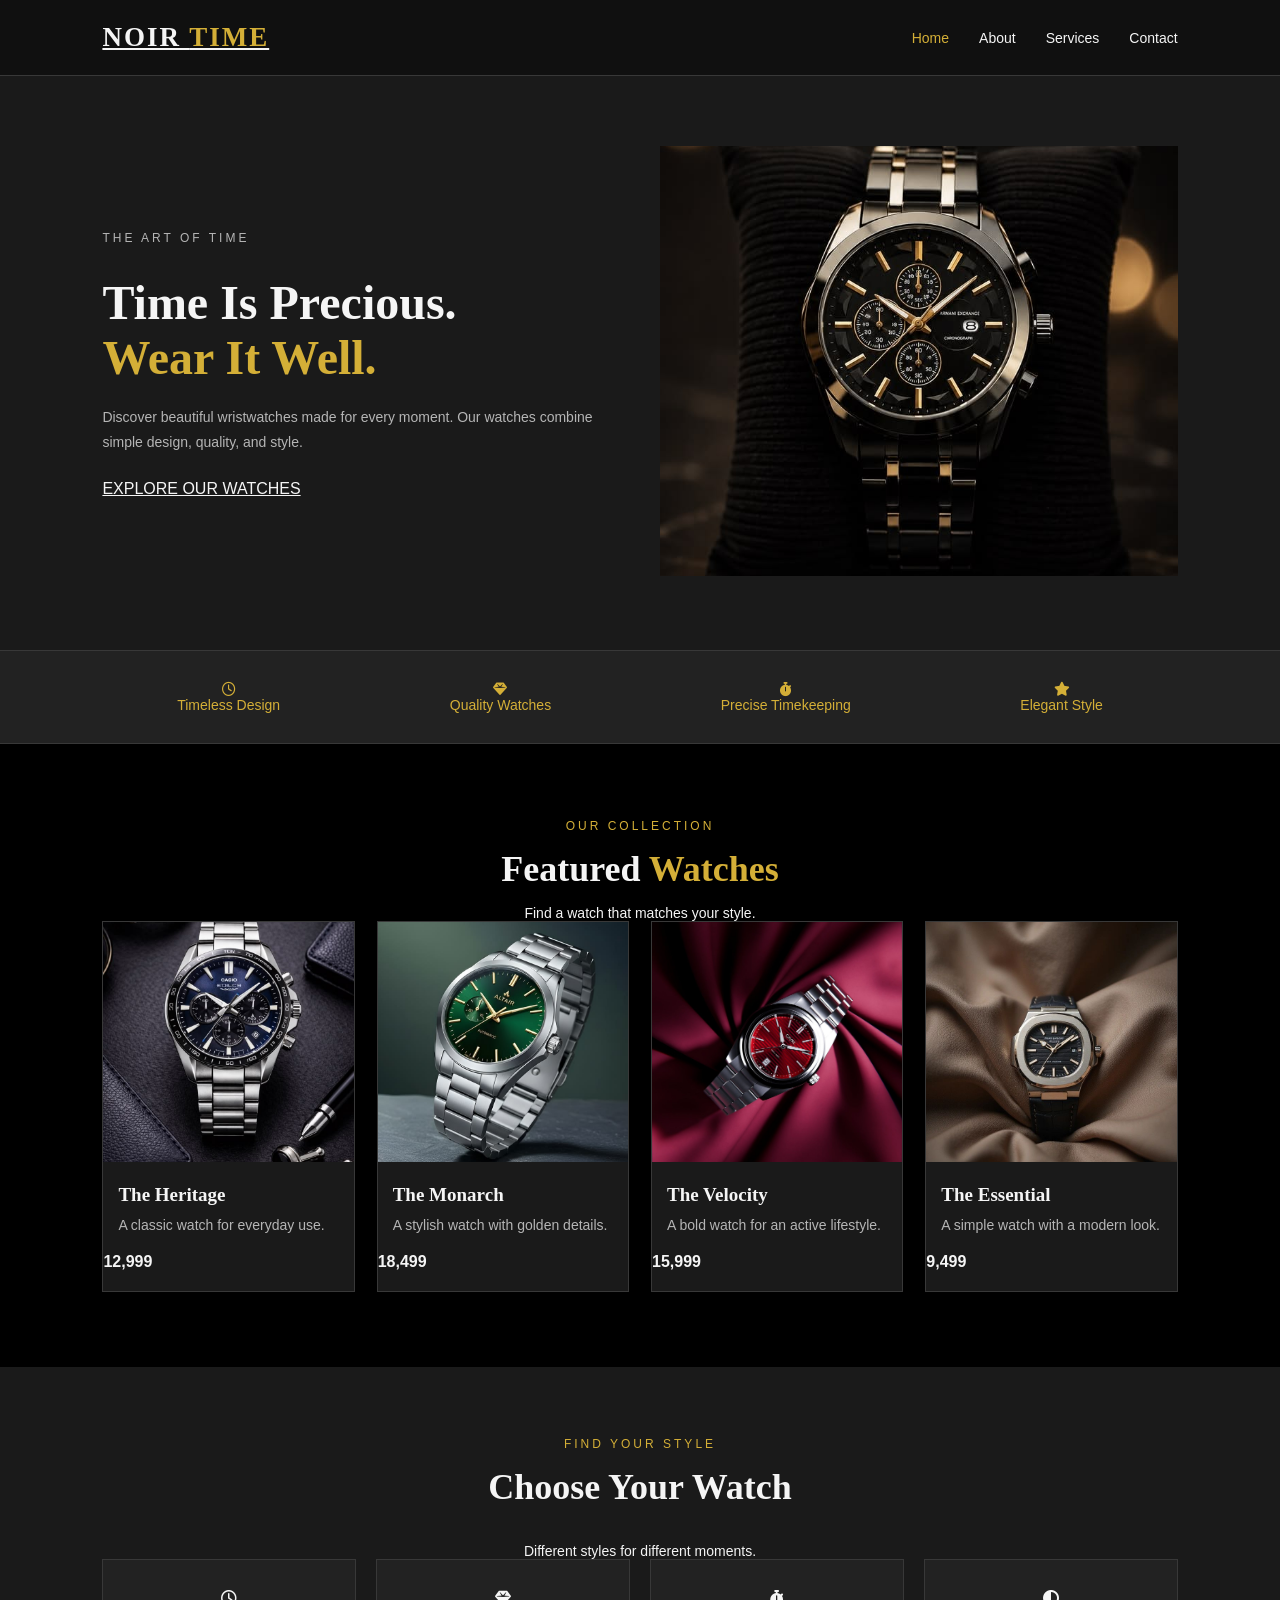
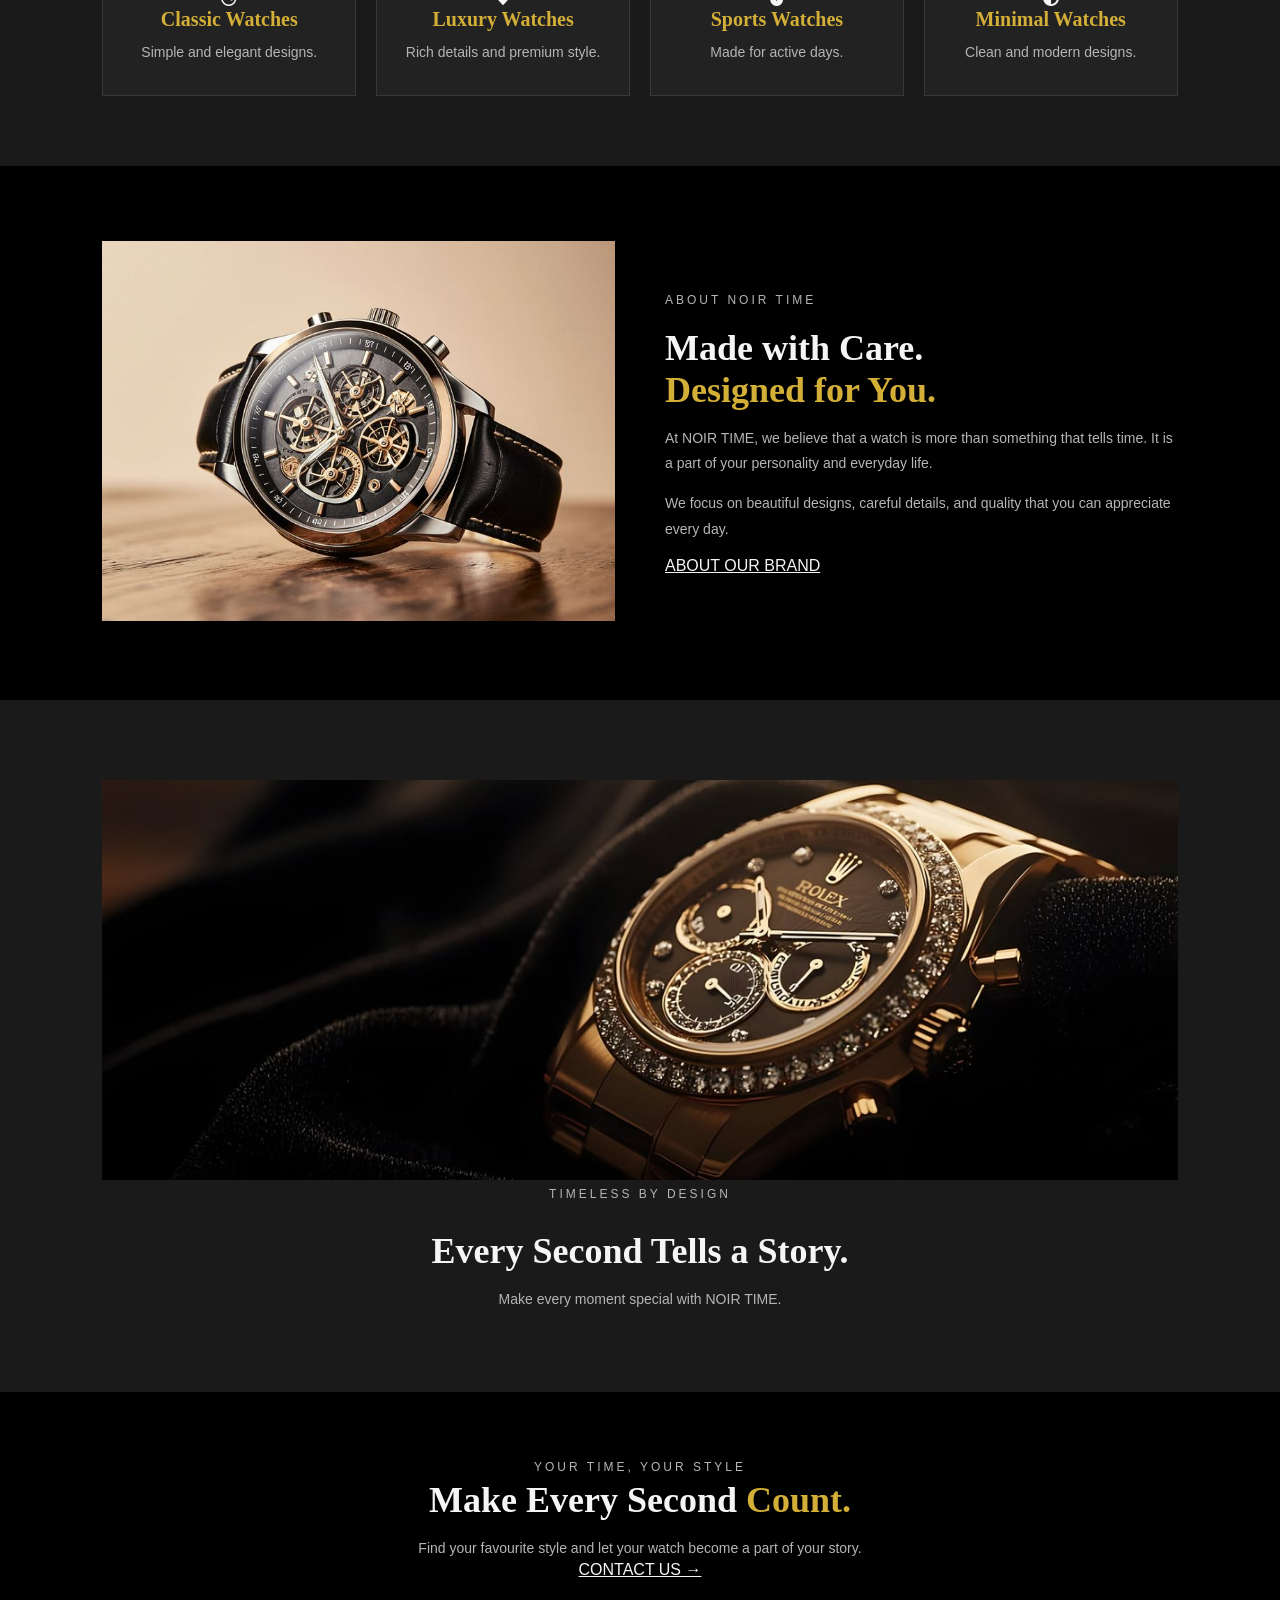
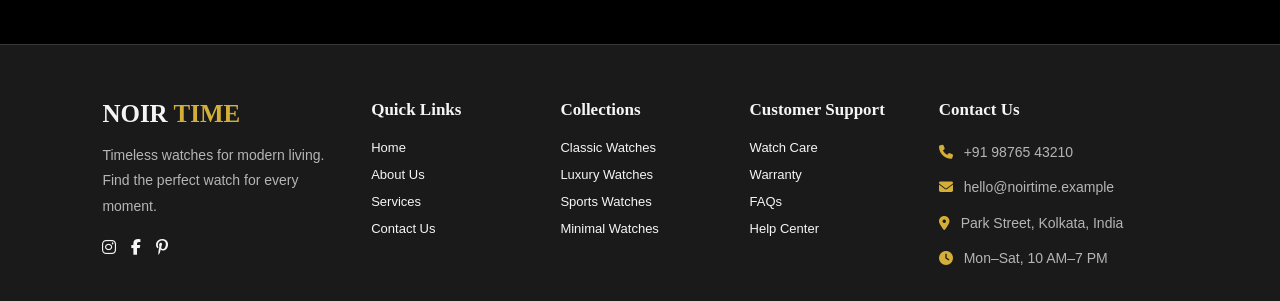
<file: index.html>
<!DOCTYPE html>
<html lang="en">
<head>
    <meta charset="UTF-8">
    <meta name="viewport" content="width=device-width, initial-scale=1.0">

    <title>NOIR TIME - Luxury Watches</title>

    <link rel="stylesheet" href="style.css">

    <link rel="stylesheet" href="https://cdnjs.cloudflare.com/ajax/libs/font-awesome/6.5.2/css/all.min.css">
</head>

<body>

    <header class="header">

        <a href="index.html" class="logo">NOIR <span>TIME</span></a>

        <nav>
            <a href="index.html" class="active">Home</a>
            <a href="about.html">About</a>
            <a href="services.html">Services</a>
            <a href="contact.html">Contact</a>
        </nav>

    </header>


    <section class="hero">

        <div class="hero-text">

            <p class="small-title">THE ART OF TIME</p>

            <h1>Time Is Precious.<br>
                <span>Wear It Well.</span>
            </h1>

            <p>
                Discover beautiful wristwatches made for every moment.
                Our watches combine simple design, quality, and style.
            </p>

            <a href="#watches" class="text-link">EXPLORE OUR WATCHES </a>

        </div>

        <div class="hero-image">
            <img src="a1.jpg" alt="Luxury wristwatch">
        </div>

    </section>


    <section class="features">

        <div>
            <i class="fa-regular fa-clock"></i>
            <p>Timeless Design</p>
        </div>

        <div>
            <i class="fa-solid fa-gem"></i>
            <p>Quality Watches</p>
        </div>

        <div>
            <i class="fa-solid fa-stopwatch"></i>
            <p>Precise Timekeeping</p>
        </div>

        <div>
            <i class="fa-solid fa-star"></i>
            <p>Elegant Style</p>
        </div>

    </section>


    <section class="watches" id="watches">

        <div class="section-title">
            <p class="small-title">OUR COLLECTION</p>
            <h2>Featured <span>Watches</span></h2>
            <p>Find a watch that matches your style.</p>
        </div>

        <div class="watch-container">

            <div class="watch-card">
                <img src="a2.jpg" alt="Classic watch">
                <h3>The Heritage</h3>
                <p>A classic watch for everyday use.</p>
                <h4>12,999</h4>
            </div>

            <div class="watch-card">
                <img src="a3.jpg" alt="Luxury gold watch">
                <h3>The Monarch</h3>
                <p>A stylish watch with golden details.</p>
                <h4>18,499</h4>
            </div>

            <div class="watch-card">
                <img src="a4.jpg" alt="Sports watch">
                <h3>The Velocity</h3>
                <p>A bold watch for an active lifestyle.</p>
                <h4>15,999</h4>
            </div>

            <div class="watch-card">
                <img src="a5.jpg" alt="Minimal watch">
                <h3>The Essential</h3>
                <p>A simple watch with a modern look.</p>
                <h4>9,499</h4>
            </div>

        </div>

    </section>


    <section class="categories">

        <div class="category-heading">
            <p class="small-title">FIND YOUR STYLE</p>
            <h2>Choose Your <span>Watch</span></h2>
            <p>Different styles for different moments.</p>
        </div>

        <div class="category-container">

            <div class="category">
                <i class="fa-regular fa-clock"></i>
                <h3>Classic Watches</h3>
                <p>Simple and elegant designs.</p>
            </div>

            <div class="category">
                <i class="fa-solid fa-gem"></i>
                <h3>Luxury Watches</h3>
                <p>Rich details and premium style.</p>
            </div>

            <div class="category">
                <i class="fa-solid fa-stopwatch"></i>
                <h3>Sports Watches</h3>
                <p>Made for active days.</p>
            </div>

            <div class="category">
                <i class="fa-solid fa-circle-half-stroke"></i>
                <h3>Minimal Watches</h3>
                <p>Clean and modern designs.</p>
            </div>

        </div>

    </section>


    <section class="about-home">

        <div class="about-image">
            <img src="a6.jpg" alt="Watch details">
        </div>

        <div class="about-text">

            <p class="small-title">ABOUT NOIR TIME</p>

            <h2>Made with Care.<br>
                <span>Designed for You.</span>
            </h2>

            <p>
                At NOIR TIME, we believe that a watch is more than
                something that tells time. It is a part of your
                personality and everyday life.
            </p>

            <p>
                We focus on beautiful designs, careful details,
                and quality that you can appreciate every day.
            </p>

            <a href="about.html" class="text-link">ABOUT OUR BRAND </a>

        </div>

    </section>


    <section class="watch-banner">

        <img src="a7.jpg" alt="Luxury wristwatch">

        <div class="banner-text">
            <p class="small-title">TIMELESS BY DESIGN</p>
            <h2>Every Second Tells a Story.</h2>
            <p>Make every moment special with NOIR TIME.</p>
        </div>

    </section>


    <section class="last-section">

        <p class="small-title">YOUR TIME, YOUR STYLE</p>

        <h2>Make Every Second <span>Count.</span></h2>

        <p>
            Find your favourite style and let your watch
            become a part of your story.
        </p>

        <a href="contact.html" class="text-link">CONTACT US →</a>

    </section>


    <!-- <footer class="footer">

        <div class="footer-container">

            <div class="footer-about">
                <a href="index.html" class="logo">NOIR <span>TIME</span></a>

                <p>
                    We bring you beautiful wristwatches with
                    quality, precision, and timeless design.
                </p>

                <div class="social-icons">
                    <a href="https://www.instagram.com/">
                        <i class="fa-brands fa-instagram"></i>
                    </a>

                    <a href="https://www.facebook.com/">
                        <i class="fa-brands fa-facebook-f"></i>
                    </a>

                    <a href="https://www.pinterest.com/">
                        <i class="fa-brands fa-pinterest-p"></i>
                    </a>
                </div>
            </div>


            <div class="footer-links">
                <h3>Quick Links</h3>
                <a href="index.html">Home</a>
                <a href="about.html">About Us</a>
                <a href="services.html">Services</a>
                <a href="contact.html">Contact Us</a>
            </div>


            <div class="footer-links">
                <h3>Collections</h3>
                <a href="index.html#watches">Classic Watches</a>
                <a href="index.html#watches">Luxury Watches</a>
                <a href="index.html#watches">Sports Watches</a>
                <a href="index.html#watches">Minimalist Watches</a>
            </div>


            <div class="footer-links">
                <h3>Customer Support</h3>
                <a href="services.html#watch-care">Watch Care</a>
                <a href="services.html#warranty">Warranty</a>
                <a href="services.html#faq">FAQs</a>
                <a href="contact.html">Contact Support</a>
            </div>


            <div class="footer-contact">
                <h3>Contact Details</h3>

                <p><i class="fa-solid fa-phone"></i> +91 98765 43210</p>

                <p><i class="fa-regular fa-envelope"></i> hello@noirtime.example</p>

                <p><i class="fa-solid fa-location-dot"></i> Park Street, Kolkata, India</p>

                <p><i class="fa-regular fa-clock"></i> Mon–Sat: 10 AM–7 PM</p>
            </div>

        </div>

        
    </footer> -->


     <footer>
        <div class="footer-container">

            <div class="footer-box">
                <h2 class="footer-logo">NOIR <span>TIME</span></h2>
                <p>
                    Timeless watches for modern living.
                    Find the perfect watch for every moment.
                </p>

                <div class="social-icons">
                    <i class="fa-brands fa-instagram"></i>
                    <i class="fa-brands fa-facebook-f"></i>
                    <i class="fa-brands fa-pinterest-p"></i>
                </div>
            </div>

            <div class="footer-box">
                <h3>Quick Links</h3>
                <a href="index.html">Home</a>
                <a href="about.html">About Us</a>
                <a href="services.html">Services</a>
                <a href="contact.html">Contact Us</a>
            </div>

            <div class="footer-box">
                <h3>Collections</h3>
                <a href="index.html">Classic Watches</a>
                <a href="index.html">Luxury Watches</a>
                <a href="index.html">Sports Watches</a>
                <a href="index.html">Minimal Watches</a>
            </div>

            <div class="footer-box">
                <h3>Customer Support</h3>
                <a href="services.html#watch-care">Watch Care</a>
                <a href="services.html#warranty">Warranty</a>
                <a href="services.html#faq">FAQs</a>
                <a href="contact.html">Help Center</a>
            </div>

            <div class="footer-box">
                <h3>Contact Us</h3>
                <p><i class="fa-solid fa-phone"></i> +91 98765 43210</p>
                <p><i class="fa-solid fa-envelope"></i> hello@noirtime.example</p>
                <p><i class="fa-solid fa-location-dot"></i> Park Street, Kolkata, India</p>
                <p><i class="fa-solid fa-clock"></i> Mon–Sat, 10 AM–7 PM</p>
            </div>

        </div>

       
    </footer>

</body>
</html>
</file>
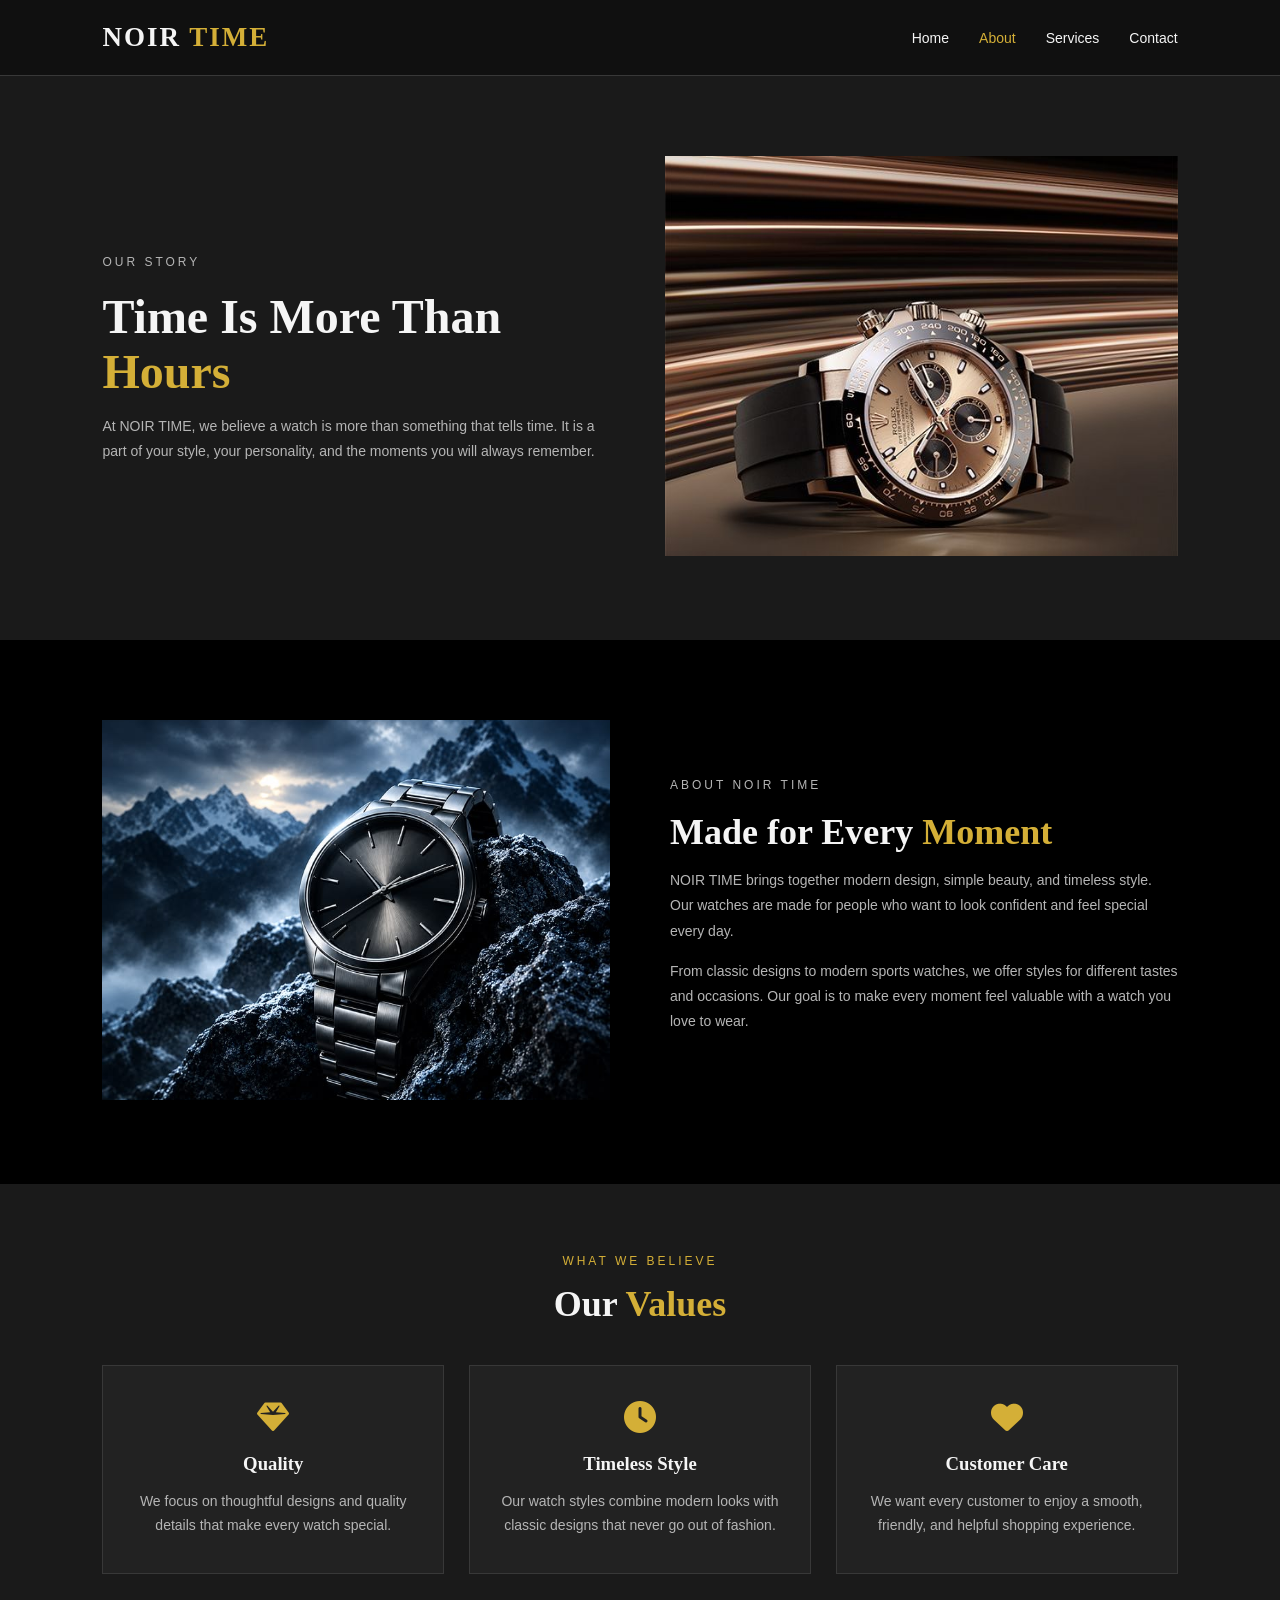
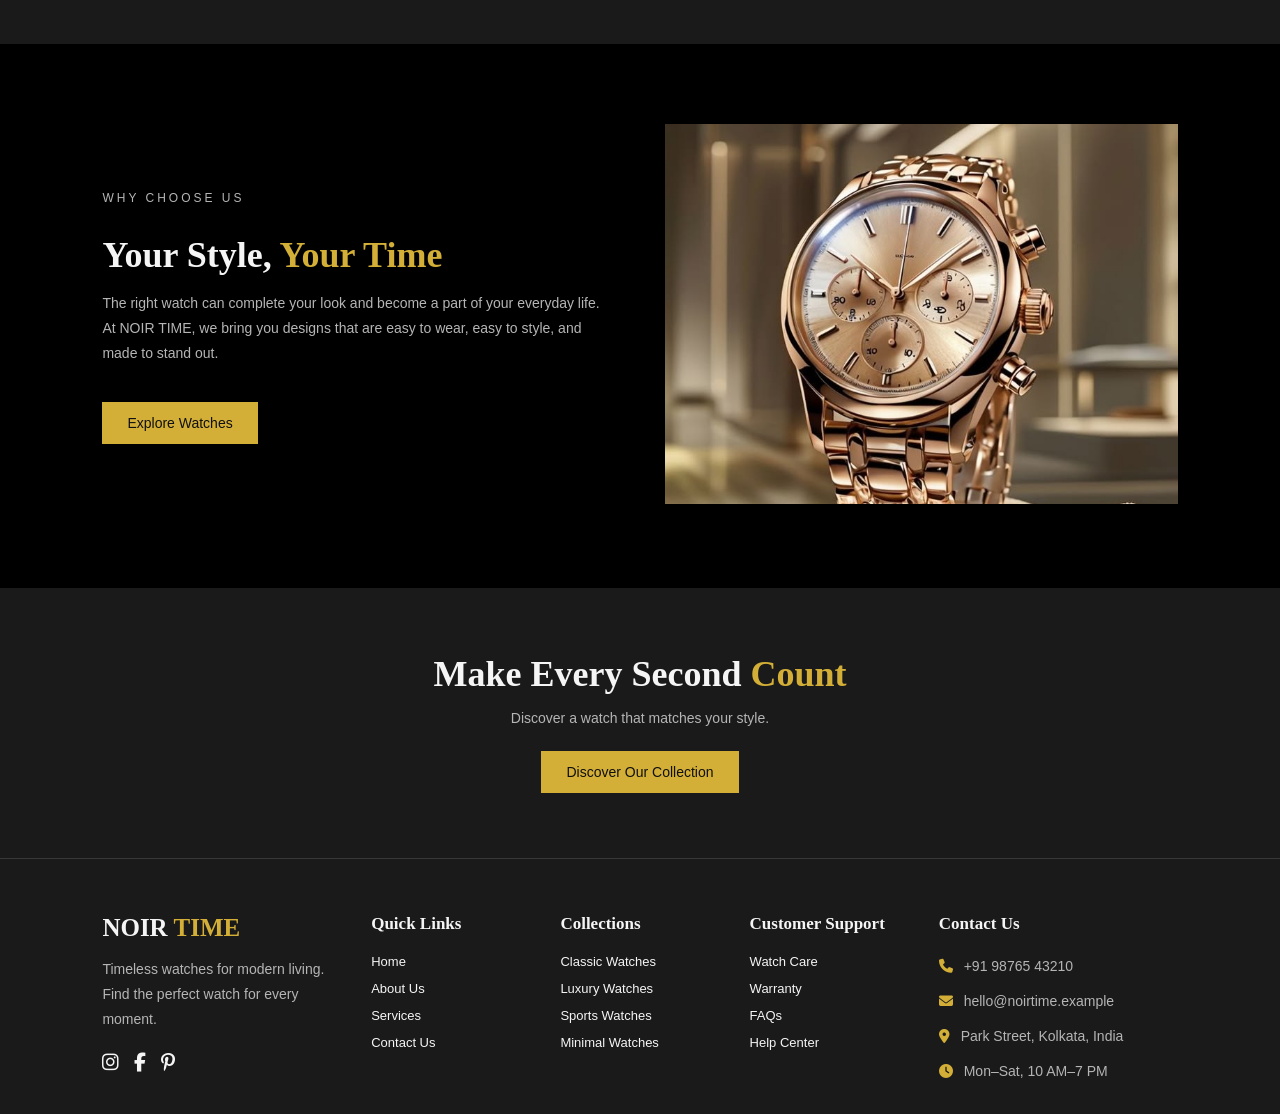
<file: about.html>
<!DOCTYPE html>
<html lang="en">
<head>
    <meta charset="UTF-8">
    <meta name="viewport" content="width=device-width, initial-scale=1.0">
    <title>About Us | NOIR TIME</title>

    <link rel="stylesheet" href="style.css">

    <link rel="stylesheet" href="https://cdnjs.cloudflare.com/ajax/libs/font-awesome/6.5.0/css/all.min.css">
</head>

<body>

    
    <header>
        <div class="logo">NOIR <span>TIME</span></div>

        <nav>
            <a href="index.html">Home</a>
            <a href="about.html" class="active">About</a>
            <a href="services.html">Services</a>
            <a href="contact.html">Contact</a>
        </nav>
    </header>


    <section class="about-hero">
        <div class="about-hero-text">
            <p class="small-title">OUR STORY</p>
            <h1>Time Is More Than <span>Hours</span></h1>
            <p>
                At NOIR TIME, we believe a watch is more than something
                that tells time. It is a part of your style, your personality,
                and the moments you will always remember.
            </p>
        </div>

        <div class="about-hero-image">
            <img src="a8.jpg" alt="Luxury wristwatch">
        </div>
    </section>


    <section class="about-intro">
        <div class="about-image">
            <img src="a9.jpg" alt="NOIR TIME luxury watch">
        </div>

        <div class="about-text">
            <p class="small-title">ABOUT NOIR TIME</p>
            <h2>Made for Every <span>Moment</span></h2>

            <p>
                NOIR TIME brings together modern design, simple beauty,
                and timeless style. Our watches are made for people who
                want to look confident and feel special every day.
            </p>

            <p>
                From classic designs to modern sports watches, we offer
                styles for different tastes and occasions. Our goal is to
                make every moment feel valuable with a watch you love to wear.
            </p>
        </div>
    </section>


    <section class="about-values">
        <p class="small-title">WHAT WE BELIEVE</p>
        <h2>Our <span>Values</span></h2>

        <div class="values-container">

            <div class="value-box">
                <i class="fa-solid fa-gem"></i>
                <h3>Quality</h3>
                <p>
                    We focus on thoughtful designs and quality details
                    that make every watch special.
                </p>
            </div>

            <div class="value-box">
                <i class="fa-solid fa-clock"></i>
                <h3>Timeless Style</h3>
                <p>
                    Our watch styles combine modern looks with
                    classic designs that never go out of fashion.
                </p>
            </div>

            <div class="value-box">
                <i class="fa-solid fa-heart"></i>
                <h3>Customer Care</h3>
                <p>
                    We want every customer to enjoy a smooth,
                    friendly, and helpful shopping experience.
                </p>
            </div>

        </div>
    </section>


    <section class="why-noir">
        <div class="why-noir-text">
            <p class="small-title">WHY CHOOSE US</p>
            <h2>Your Style, <span>Your Time</span></h2>

            <p>
                The right watch can complete your look and become
                a part of your everyday life. At NOIR TIME, we bring
                you designs that are easy to wear, easy to style,
                and made to stand out.
            </p>

            <a href="index.html" class="gold-button">Explore Watches</a>
        </div>

        <div class="why-noir-image">
            <img src="a10.jpg" alt="Gold luxury wristwatch">
        </div>
    </section>


    <section class="about-bottom">
        <h2>Make Every Second <span>Count</span></h2>
        <p>Discover a watch that matches your style.</p>
        <a href="index.html" class="gold-button">Discover Our Collection</a>
    </section>


    <footer>
        <div class="footer-container">

            <div class="footer-box">
                <h2 class="footer-logo">NOIR <span>TIME</span></h2>
                <p>
                    Timeless watches for modern living.
                    Find the perfect watch for every moment.
                </p>

                <div class="social-icons">
                    <a href="#"><i class="fa-brands fa-instagram"></i></a>
                    <a href="#"><i class="fa-brands fa-facebook-f"></i></a>
                    <a href="#"><i class="fa-brands fa-pinterest-p"></i></a>
                </div>
            </div>

            <div class="footer-box">
                <h3>Quick Links</h3>
                <a href="index.html">Home</a>
                <a href="about.html">About Us</a>
                <a href="services.html">Services</a>
                <a href="contact.html">Contact Us</a>
            </div>

            <div class="footer-box">
                <h3>Collections</h3>
                <a href="index.html">Classic Watches</a>
                <a href="index.html">Luxury Watches</a>
                <a href="index.html">Sports Watches</a>
                <a href="index.html">Minimal Watches</a>
            </div>

            <div class="footer-box">
                <h3>Customer Support</h3>
                <a href="services.html#watch-care">Watch Care</a>
                <a href="services.html#warranty">Warranty</a>
                <a href="services.html#faq">FAQs</a>
                <a href="contact.html">Help Center</a>
            </div>

            <div class="footer-box">
                <h3>Contact Us</h3>
                <p><i class="fa-solid fa-phone"></i> +91 98765 43210</p>
                <p><i class="fa-solid fa-envelope"></i> hello@noirtime.example</p>
                <p><i class="fa-solid fa-location-dot"></i> Park Street, Kolkata, India</p>
                <p><i class="fa-solid fa-clock"></i> Mon–Sat, 10 AM–7 PM</p>
            </div>

        </div>

       
    </footer>

</body>
</html>
</file>
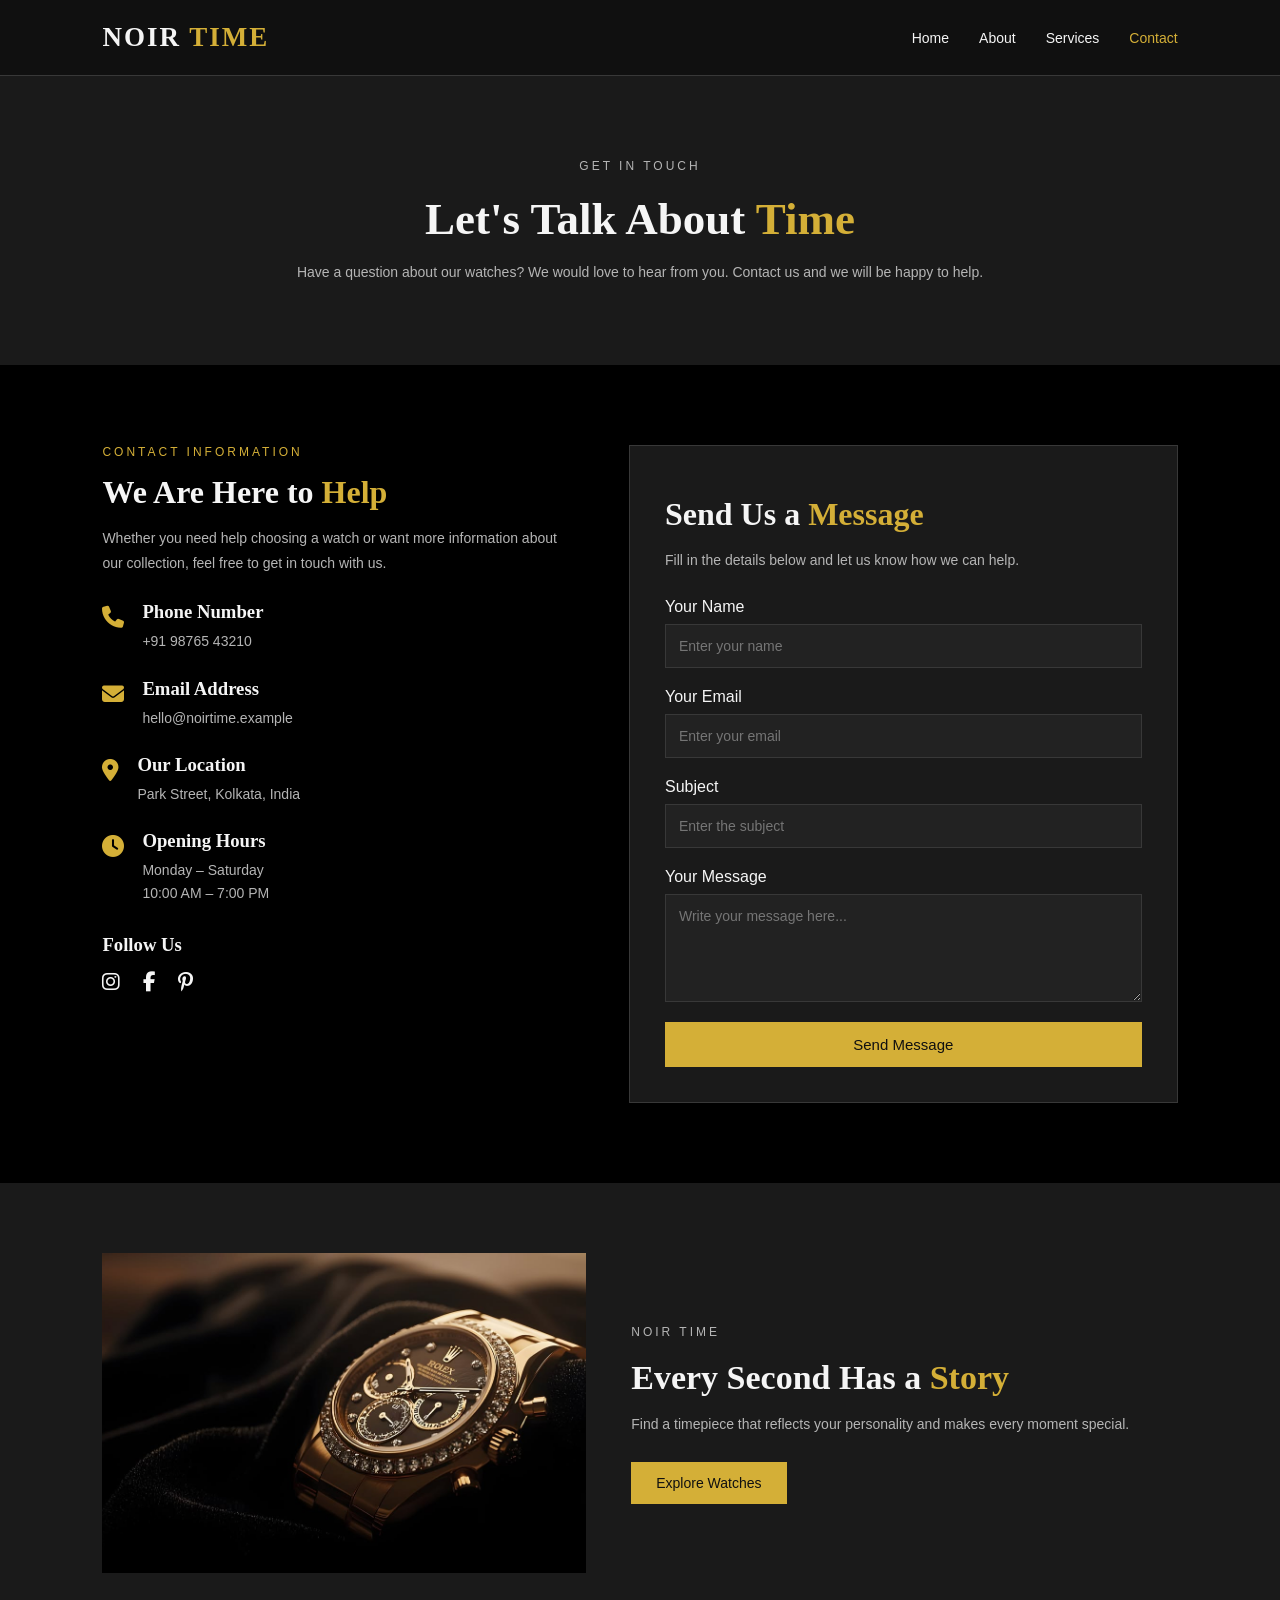
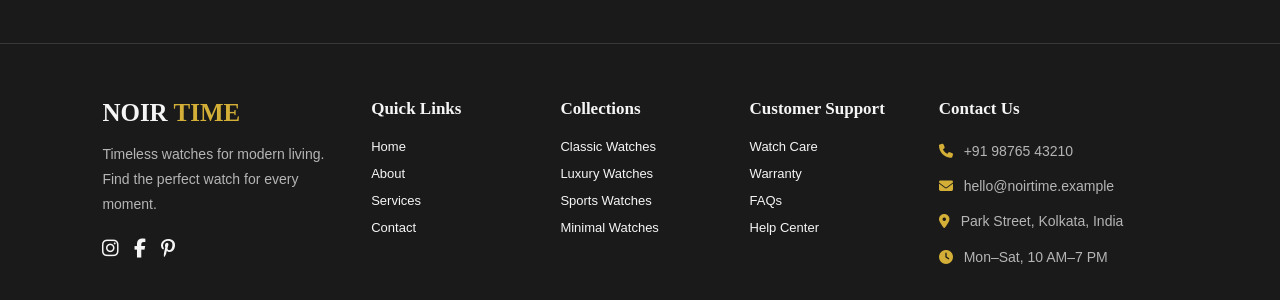
<file: contact.html>
<!DOCTYPE html>
<html lang="en">
<head>
    <meta charset="UTF-8">
    <meta name="viewport" content="width=device-width, initial-scale=1.0">

    <title>Contact Us | NOIR TIME</title>

    <link rel="stylesheet" href="style.css">

    
    <link rel="stylesheet" href="https://cdnjs.cloudflare.com/ajax/libs/font-awesome/6.5.0/css/all.min.css">
</head>

<body>

    <header>
        <div class="logo">NOIR <span>TIME</span></div>

        <nav>
            <a href="index.html">Home</a>
            <a href="about.html">About</a>
            <a href="services.html">Services</a>
            <a href="contact.html" class="active">Contact</a>
        </nav>
    </header>


    <section class="contact-hero">
        <p class="small-title">GET IN TOUCH</p>

        <h1>Let's Talk About <span>Time</span></h1>

        <p>
            Have a question about our watches?
            We would love to hear from you.
            Contact us and we will be happy to help.
        </p>
    </section>


    <section class="contact-section">

        <div class="contact-info">
            <p class="small-title">CONTACT INFORMATION</p>

            <h2>We Are Here to <span>Help</span></h2>

            <p class="contact-description">
                Whether you need help choosing a watch or want
                more information about our collection, feel free
                to get in touch with us.
            </p>

            <div class="contact-item">
                <i class="fa-solid fa-phone"></i>

                <div>
                    <h3>Phone Number</h3>
                    <p>+91 98765 43210</p>
                </div>
            </div>

            <div class="contact-item">
                <i class="fa-solid fa-envelope"></i>

                <div>
                    <h3>Email Address</h3>
                    <p>hello@noirtime.example</p>
                </div>
            </div>

            <div class="contact-item">
                <i class="fa-solid fa-location-dot"></i>

                <div>
                    <h3>Our Location</h3>
                    <p>Park Street, Kolkata, India</p>
                </div>
            </div>

            <div class="contact-item">
                <i class="fa-solid fa-clock"></i>

                <div>
                    <h3>Opening Hours</h3>
                    <p>Monday – Saturday</p>
                    <p>10:00 AM – 7:00 PM</p>
                </div>
            </div>

            <div class="contact-social">
                <h3>Follow Us</h3>

                <a href="#"><i class="fa-brands fa-instagram"></i></a>
                <a href="#"><i class="fa-brands fa-facebook-f"></i></a>
                <a href="#"><i class="fa-brands fa-pinterest-p"></i></a>
            </div>
        </div>


        <div class="contact-form">
            <h2>Send Us a <span>Message</span></h2>

            <p>Fill in the details below and let us know how we can help.</p>

            <form action="#" method="post">

                <label for="name">Your Name</label>
                <input type="text" id="name" name="name"
                       placeholder="Enter your name" required>

                <label for="email">Your Email</label>
                <input type="email" id="email" name="email"
                       placeholder="Enter your email" required>

                <label for="subject">Subject</label>
                <input type="text" id="subject" name="subject"
                       placeholder="Enter the subject" required>

                <label for="message">Your Message</label>
                <textarea id="message" name="message" rows="5"
                          placeholder="Write your message here..." required></textarea>

                <button type="submit">Send Message</button>

            </form>
        </div>

    </section>


    <section class="contact-banner">
        <img src="a7.jpg" alt="Elegant wristwatch">

        <div class="contact-banner-text">
            <p class="small-title">NOIR TIME</p>

            <h2>Every Second Has a <span>Story</span></h2>

            <p>
                Find a timepiece that reflects your personality
                and makes every moment special.
            </p>

            <a href="index.html" class="gold-button">Explore Watches</a>
        </div>
    </section>


    <footer>
        <div class="footer-container">

            <div class="footer-box">
                <h2 class="footer-logo">NOIR <span>TIME</span></h2>

                <p>
                    Timeless watches for modern living.
                    Find the perfect watch for every moment.
                </p>

                <div class="social-icons">
                    <a href="#"><i class="fa-brands fa-instagram"></i></a>
                    <a href="#"><i class="fa-brands fa-facebook-f"></i></a>
                    <a href="#"><i class="fa-brands fa-pinterest-p"></i></a>
                </div>
            </div>

            <div class="footer-box">
                <h3>Quick Links</h3>
                <a href="index.html">Home</a>
                <a href="about.html">About</a>
                <a href="services.html">Services</a>
                <a href="contact.html">Contact</a>
            </div>

            <div class="footer-box">
                <h3>Collections</h3>
                <a href="index.html">Classic Watches</a>
                <a href="index.html">Luxury Watches</a>
                <a href="index.html">Sports Watches</a>
                <a href="index.html">Minimal Watches</a>
            </div>

            <div class="footer-box">
                <h3>Customer Support</h3>
                <a href="services.html#watch-care">Watch Care</a>
                <a href="services.html#warranty">Warranty</a>
                <a href="services.html#faq">FAQs</a>
                <a href="contact.html">Help Center</a>
            </div>

            <div class="footer-box">
                <h3>Contact Us</h3>
                <p><i class="fa-solid fa-phone"></i> +91 98765 43210</p>
                <p><i class="fa-solid fa-envelope"></i> hello@noirtime.example</p>
                <p><i class="fa-solid fa-location-dot"></i> Park Street, Kolkata, India</p>
                <p><i class="fa-solid fa-clock"></i> Mon–Sat, 10 AM–7 PM</p>
            </div>

        </div>

        
    </footer>

</body>
</html>
</file>
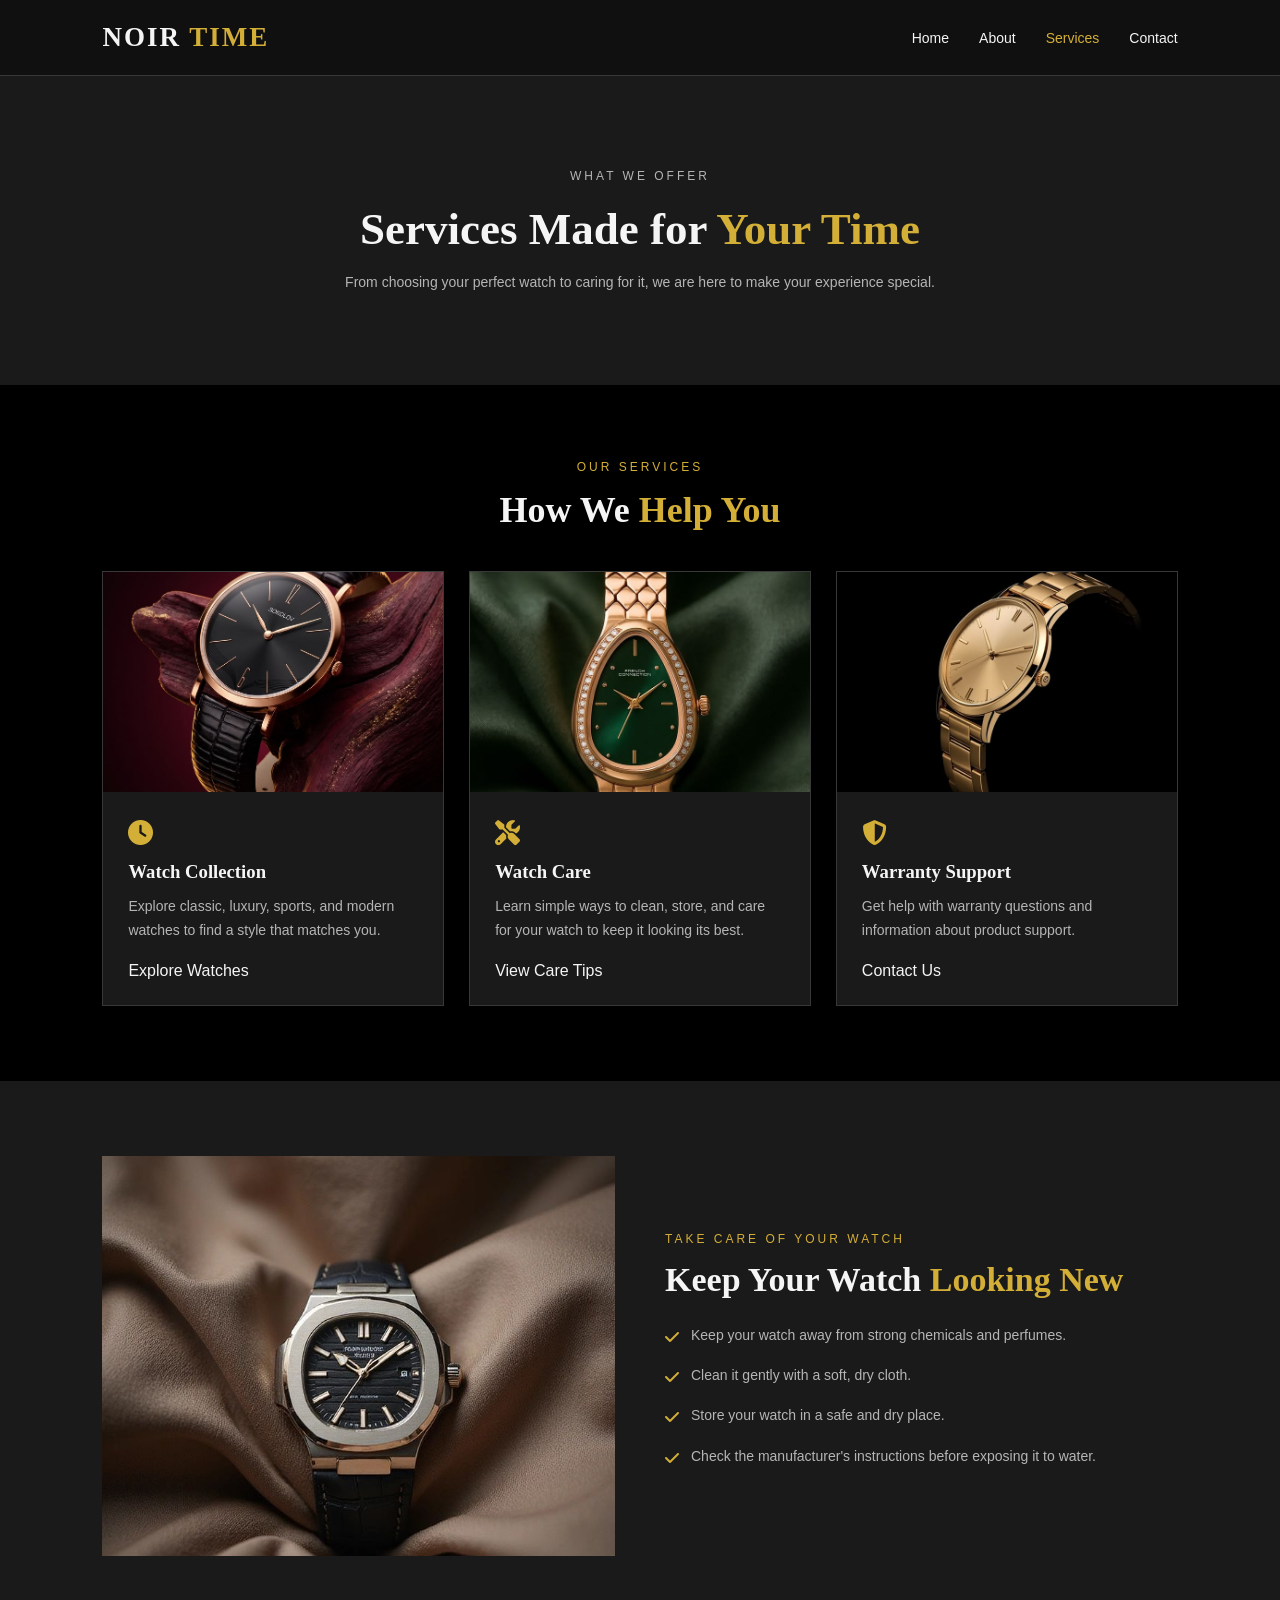
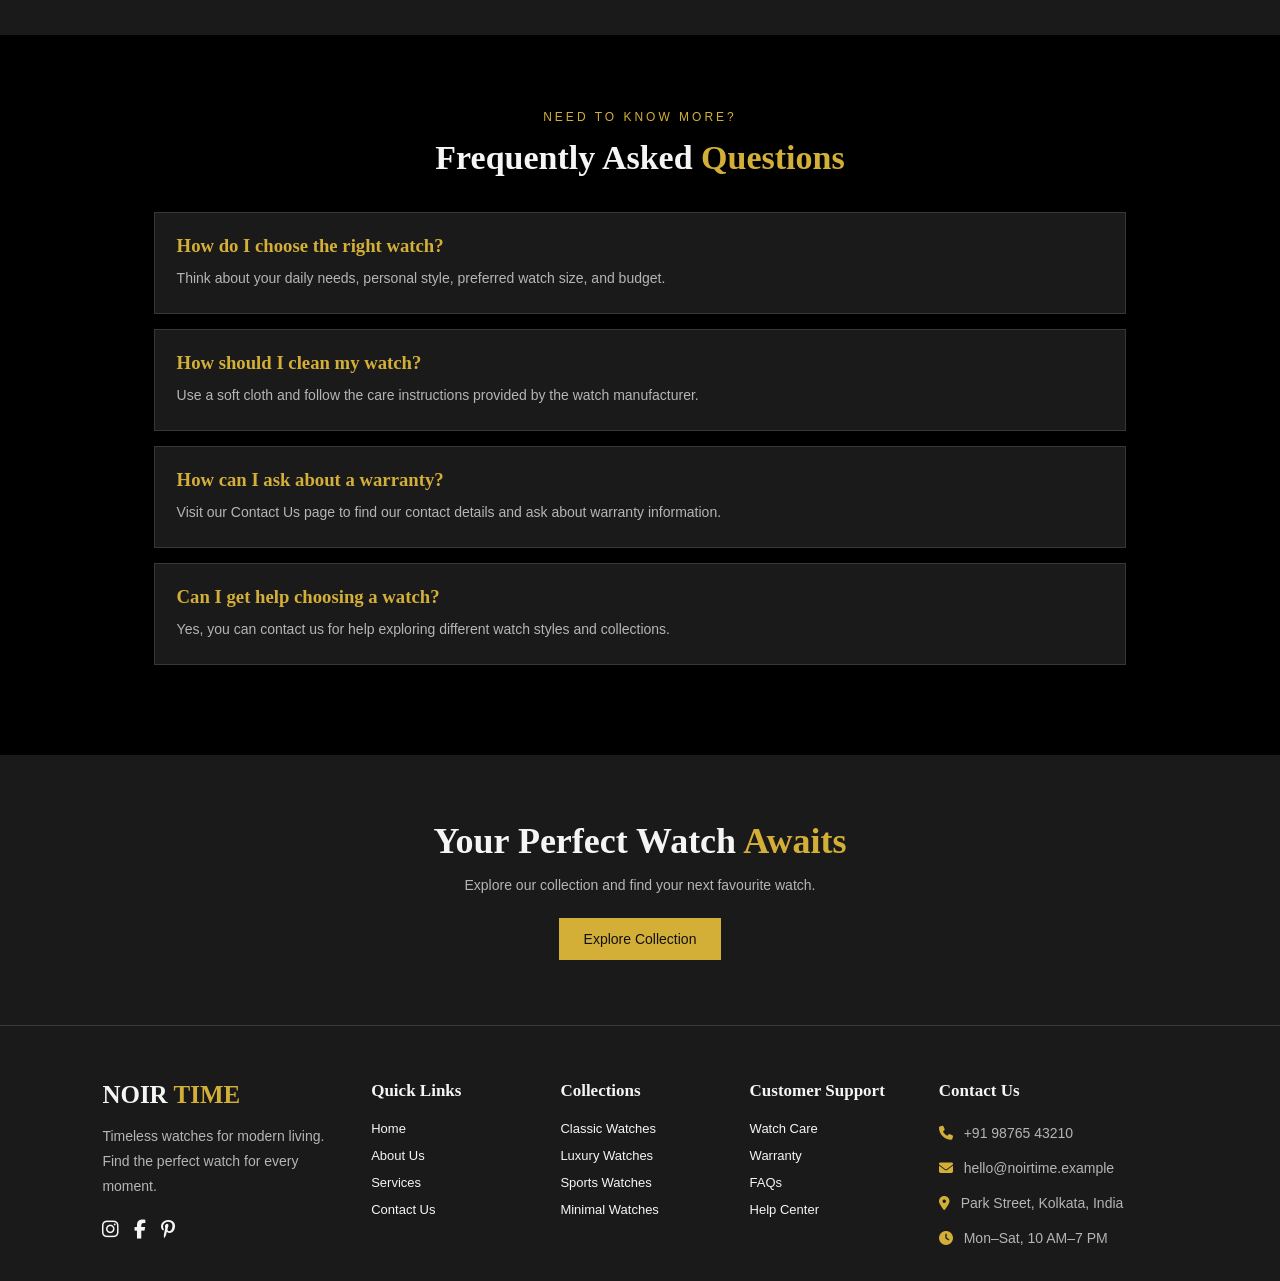
<file: services.html>
<!DOCTYPE html>
<html lang="en">
<head>
    <meta charset="UTF-8">
    <meta name="viewport" content="width=device-width, initial-scale=1.0">
    <title>Our Services | NOIR TIME</title>

    <link rel="stylesheet" href="style.css">

    

    <link rel="stylesheet" href="https://cdnjs.cloudflare.com/ajax/libs/font-awesome/6.5.0/css/all.min.css">
</head>

<body>

    <header>
        <div class="logo">NOIR <span>TIME</span></div>

        <nav>
            <a href="index.html">Home</a>
            <a href="about.html">About</a>
            <a href="services.html" class="active">Services</a>
            <a href="contact.html">Contact</a>
        </nav>
    </header>


    <section class="services-hero">
        <p class="small-title">WHAT WE OFFER</p>
        <h1>Services Made for <span>Your Time</span></h1>
        <p>
            From choosing your perfect watch to caring for it,
            we are here to make your experience special.
        </p>
    </section>


    <section class="services-section">
        <p class="small-title">OUR SERVICES</p>
        <h2>How We <span>Help You</span></h2>

        <div class="services-container">

            <div class="service-box">
                <img src="a11.jpg" alt="Classic wristwatch">

                <div class="service-text">
                    <i class="fa-solid fa-clock"></i>
                    <h3>Watch Collection</h3>
                    <p>
                        Explore classic, luxury, sports, and modern
                        watches to find a style that matches you.
                    </p>
                    <a href="index.html">Explore Watches</a>
                </div>
            </div>

            <div class="service-box" id="watch-care">
                <img src="a12.jpg" alt="Luxury watch close-up">

                <div class="service-text">
                    <i class="fa-solid fa-screwdriver-wrench"></i>
                    <h3>Watch Care</h3>
                    <p>
                        Learn simple ways to clean, store, and care
                        for your watch to keep it looking its best.
                    </p>
                    <a href="#care-tips">View Care Tips</a>
                </div>
            </div>

            <div class="service-box" id="warranty">
                <img src="a13.jpg" alt="Gold luxury wristwatch">

                <div class="service-text">
                    <i class="fa-solid fa-shield-halved"></i>
                    <h3>Warranty Support</h3>
                    <p>
                        Get help with warranty questions and
                        information about product support.
                    </p>
                    <a href="contact.html">Contact Us</a>
                </div>
            </div>

        </div>
    </section>


    <section class="care-section" id="care-tips">
        <div class="care-image">
            <img src="a5.jpg" alt="Sports wristwatch">
        </div>

        <div class="care-text">
            <p class="small-title">TAKE CARE OF YOUR WATCH</p>
            <h2>Keep Your Watch <span>Looking New</span></h2>

            <div class="care-point">
                <i class="fa-solid fa-check"></i>
                <p>Keep your watch away from strong chemicals and perfumes.</p>
            </div>

            <div class="care-point">
                <i class="fa-solid fa-check"></i>
                <p>Clean it gently with a soft, dry cloth.</p>
            </div>

            <div class="care-point">
                <i class="fa-solid fa-check"></i>
                <p>Store your watch in a safe and dry place.</p>
            </div>

            <div class="care-point">
                <i class="fa-solid fa-check"></i>
                <p>Check the manufacturer's instructions before exposing it to water.</p>
            </div>
        </div>
    </section>


    <section class="faq-section" id="faq">
        <p class="small-title">NEED TO KNOW MORE?</p>
        <h2>Frequently Asked <span>Questions</span></h2>

        <div class="faq-box">
            <h3>How do I choose the right watch?</h3>
            <p>
                Think about your daily needs, personal style,
                preferred watch size, and budget.
            </p>
        </div>

        <div class="faq-box">
            <h3>How should I clean my watch?</h3>
            <p>
                Use a soft cloth and follow the care instructions
                provided by the watch manufacturer.
            </p>
        </div>

        <div class="faq-box">
            <h3>How can I ask about a warranty?</h3>
            <p>
                Visit our Contact Us page to find our contact details
                and ask about warranty information.
            </p>
        </div>

        <div class="faq-box">
            <h3>Can I get help choosing a watch?</h3>
            <p>
                Yes, you can contact us for help exploring
                different watch styles and collections.
            </p>
        </div>
    </section>


    <section class="services-bottom">
        <h2>Your Perfect Watch <span>Awaits</span></h2>
        <p>Explore our collection and find your next favourite watch.</p>
        <a href="index.html" class="gold-button">Explore Collection</a>
    </section>


    <footer>
        <div class="footer-container">

            <div class="footer-box">
                <h2 class="footer-logo">NOIR <span>TIME</span></h2>
                <p>
                    Timeless watches for modern living.
                    Find the perfect watch for every moment.
                </p>

                <div class="social-icons">
                    <a href="#"><i class="fa-brands fa-instagram"></i></a>
                    <a href="#"><i class="fa-brands fa-facebook-f"></i></a>
                    <a href="#"><i class="fa-brands fa-pinterest-p"></i></a>
                </div>
            </div>

            <div class="footer-box">
                <h3>Quick Links</h3>
                <a href="index.html">Home</a>
                <a href="about.html">About Us</a>
                <a href="services.html">Services</a>
                <a href="contact.html">Contact Us</a>
            </div>

            <div class="footer-box">
                <h3>Collections</h3>
                <a href="index.html">Classic Watches</a>
                <a href="index.html">Luxury Watches</a>
                <a href="index.html">Sports Watches</a>
                <a href="index.html">Minimal Watches</a>
            </div>

            <div class="footer-box">
                <h3>Customer Support</h3>
                <a href="#watch-care">Watch Care</a>
                <a href="#warranty">Warranty</a>
                <a href="#faq">FAQs</a>
                <a href="contact.html">Help Center</a>
            </div>

            <div class="footer-box">
                <h3>Contact Us</h3>
                <p><i class="fa-solid fa-phone"></i> +91 98765 43210</p>
                <p><i class="fa-solid fa-envelope"></i> hello@noirtime.example</p>
                <p><i class="fa-solid fa-location-dot"></i> Park Street, Kolkata, India</p>
                <p><i class="fa-solid fa-clock"></i> Mon–Sat, 10 AM–7 PM</p>
            </div>

        </div>

    </footer>

</body>
</html>
</file>
<file: style.css>
* {
    margin: 0;
    padding: 0;
    box-sizing: border-box;
}

body {
    background-color: #000000;
    color: #F5F5F5;
    font-family: 'Poppins', sans-serif;
}

h1, h2, h3 {
    font-family: 'Playfair Display', serif;
}

p {
    font-size: 14px;
}

.small-title {
    color: #D4AF37;
    font-size: 12px;
    letter-spacing: 3px;
    font-weight: 500;
}


header {
    display: flex;
    justify-content: space-between;
    align-items: center;
    padding: 22px 8%;
    background-color: #101010;
    border-bottom: 1px solid #383838;
}

.logo {
    font-family: 'Playfair Display', serif;
    font-size: 27px;
    font-weight: bold;
    letter-spacing: 2px;
}

.logo span,
.footer-logo span {
    color: #D4AF37;
}

nav {
    display: flex;
    gap: 30px;
}

nav a {
    color: #F5F5F5;
    text-decoration: none;
    font-size: 14px;
}

nav a:hover,
nav a.active {
    color: #D4AF37;
}


.hero {
    display: flex;
    align-items: center;
    justify-content: space-between;
    gap: 40px;
    padding: 70px 8%;
    background-color: #1A1A1A;
}

.hero-text {
    flex: 1;
}

.hero-text h1 {
    font-size: 48px;
    margin: 20px 0;
}

.hero-text h1 span {
    color: #D4AF37;
}

.hero-text p {
    color: #B5B5B5;
    line-height: 1.8;
    margin-bottom: 25px;
}

.hero-image {
    flex: 1;
}

.hero-image img {
    width: 100%;
    height: 430px;
    object-fit: cover;
}

.gold-button {
    display: inline-block;
    padding: 13px 25px;
    background-color: #D4AF37;
    color: #101010 !important;
    text-decoration: none;
    font-size: 14px;
    font-weight: 500;
    margin-top: 10px;
}

.gold-button:hover {
    background-color: #F5F5F5;
}


/* HOME PAGE FEATURES */

.features {
    display: flex;
    justify-content: space-around;
    gap: 20px;
    padding: 30px 8%;
    background-color: #222222;
    border-top: 1px solid #383838;
    border-bottom: 1px solid #383838;
}

.features div {
    text-align: center;
    color: #D4AF37;
    font-size: 14px;
}


/* HOME PAGE WATCH COLLECTION */

.watches {
    padding: 75px 8%;
    text-align: center;
}

.watches h2 {
    font-size: 36px;
    margin: 15px 0;
}

.watches h2 span {
    color: #D4AF37;
}

.watches > p {
    color: #B5B5B5;
    margin-bottom: 35px;
}

.watch-container {
    display: grid;
    grid-template-columns: repeat(4, 1fr);
    gap: 22px;
}

.watch-card {
    background-color: #1A1A1A;
    border: 1px solid #383838;
    text-align: left;
    padding-bottom: 20px;
}

.watch-card img {
    width: 100%;
    height: 240px;
    object-fit: cover;
}

.watch-card h3 {
    font-size: 19px;
    margin: 18px 15px 8px;
}

.watch-card p {
    color: #B5B5B5;
    margin: 0 15px 15px;
    line-height: 1.7;
}

.watch-card a {
    display: inline-block;
    margin: 0 15px;
    color: #F5F5F5;
    text-decoration: none;
    font-size: 13px;
}

.watch-card a:hover {
    color: #D4AF37;
}


/* HOME PAGE CATEGORIES */

.categories {
    padding: 70px 8%;
    background-color: #1A1A1A;
    text-align: center;
}

.categories h2 {
    font-size: 36px;
    margin: 15px 0 35px;
}

.category-container {
    display: grid;
    grid-template-columns: repeat(4, 1fr);
    gap: 20px;
}

.category-container div {
    padding: 30px 15px;
    background-color: #222222;
    border: 1px solid #383838;
}

.category-container h3 {
    color: #D4AF37;
    font-size: 20px;
    margin-bottom: 10px;
}

.category-container p {
    color: #B5B5B5;
    line-height: 1.7;
}


/* HOME PAGE ABOUT SECTION */

.about-home {
    display: flex;
    align-items: center;
    gap: 50px;
    padding: 75px 8%;
}

.about-home img {
    width: 48%;
    height: 370px;
    object-fit: cover;
}

.about-home h2 {
    font-size: 36px;
    margin: 15px 0;
}

.about-home h2 span {
    color: #D4AF37;
}

.about-home p {
    color: #B5B5B5;
    line-height: 1.8;
    margin-bottom: 20px;
}


/* HOME PAGE WATCH BANNER */

.watch-banner {
    padding: 80px 8%;
    text-align: center;
    background-color: #1A1A1A;
}

.watch-banner img {
    width: 100%;
    max-height: 400px;
    object-fit: cover;
}

.watch-banner h2 {
    font-size: 36px;
    margin: 25px 0 15px;
}

.watch-banner h2 span {
    color: #D4AF37;
}

.watch-banner p {
    color: #B5B5B5;
    line-height: 1.8;
}


/* HOME PAGE FINAL SECTION */

.last-section {
    padding: 65px 8%;
    text-align: center;
}

.last-section h2 {
    font-size: 36px;
    margin-bottom: 15px;
}

.last-section h2 span {
    color: #D4AF37;
}

.last-section p {
    color: #B5B5B5;
    line-height: 1.8;
}


/* ABOUT PAGE HERO */

.about-hero {
    display: flex;
    align-items: center;
    justify-content: space-between;
    gap: 50px;
    padding: 80px 8%;
    background-color: #1A1A1A;
}

.about-hero-text,
.about-hero-image {
    flex: 1;
}

.about-hero-text h1 {
    font-size: 48px;
    margin: 15px 0;
}

.about-hero-text h1 span {
    color: #D4AF37;
}

.about-hero-text p {
    color: #B5B5B5;
    line-height: 1.8;
}

.about-hero-image img {
    width: 100%;
    height: 400px;
    object-fit: cover;
}


/* ABOUT PAGE INTRODUCTION */

.about-intro {
    display: flex;
    align-items: center;
    gap: 60px;
    padding: 80px 8%;
}

.about-image,
.about-text {
    flex: 1;
}

.about-image img {
    width: 100%;
    height: 380px;
    object-fit: cover;
}

.about-text h2 {
    font-size: 36px;
    margin: 15px 0;
}

.about-text h2 span {
    color: #D4AF37;
}

.about-text p {
    color: #B5B5B5;
    line-height: 1.8;
    margin-bottom: 15px;
}


/* ABOUT PAGE VALUES */

.about-values {
    padding: 70px 8%;
    text-align: center;
    background-color: #1A1A1A;
}

.about-values h2 {
    font-size: 36px;
    margin: 15px 0 40px;
}

.about-values h2 span {
    color: #D4AF37;
}

.values-container {
    display: flex;
    gap: 25px;
}

.value-box {
    flex: 1;
    padding: 35px 25px;
    background-color: #222222;
    border: 1px solid #383838;
}

.value-box i {
    font-size: 32px;
    color: #D4AF37;
    margin-bottom: 20px;
}

.value-box h3 {
    margin-bottom: 15px;
}

.value-box p {
    color: #B5B5B5;
    line-height: 1.7;
}


/* ABOUT PAGE WHY CHOOSE US */

.why-noir {
    display: flex;
    align-items: center;
    gap: 50px;
    padding: 80px 8%;
}

.why-noir-text,
.why-noir-image {
    flex: 1;
}

.why-noir-text h2 {
    font-size: 36px;
    margin: 15px 0;
}

.why-noir-text h2 span {
    color: #D4AF37;
}

.why-noir-text p {
    color: #B5B5B5;
    line-height: 1.8;
    margin-bottom: 25px;
}

.why-noir-image img {
    width: 100%;
    height: 380px;
    object-fit: cover;
}


/* ABOUT PAGE FINAL SECTION */

.about-bottom {
    padding: 65px 20px;
    text-align: center;
    background-color: #1A1A1A;
}

.about-bottom h2 {
    font-size: 36px;
    margin-bottom: 15px;
}

.about-bottom h2 span {
    color: #D4AF37;
}

.about-bottom p {
    color: #B5B5B5;
    margin-bottom: 15px;
}


/* SERVICES PAGE HERO */

.services-hero {
    text-align: center;
    padding: 90px 8%;
    background-color: #1A1A1A;
}

.services-hero h1 {
    font-size: 45px;
    margin: 15px 0;
}

.services-hero h1 span {
    color: #D4AF37;
}

.services-hero p {
    color: #B5B5B5;
    line-height: 1.8;
}


/* SERVICES CARDS */

.services-section {
    padding: 75px 8%;
    text-align: center;
}

.services-section h2 {
    font-size: 36px;
    margin: 15px 0 40px;
}

.services-section h2 span {
    color: #D4AF37;
}

.services-container {
    display: flex;
    gap: 25px;
}

.service-box {
    flex: 1;
    background-color: #1A1A1A;
    border: 1px solid #383838;
    text-align: left;
}

.service-box img {
    width: 100%;
    height: 220px;
    object-fit: cover;
}

.service-text {
    padding: 25px;
}

.service-text i {
    color: #D4AF37;
    font-size: 25px;
    margin-bottom: 15px;
}

.service-text h3 {
    margin-bottom: 12px;
}

.service-text p {
    color: #B5B5B5;
    line-height: 1.7;
    margin-bottom: 20px;
}

.service-text a {
    color: #F5F5F5;
    text-decoration: none;
}

.service-text a:hover {
    color: #D4AF37;
}


/* SERVICES WATCH CARE */

.care-section {
    display: flex;
    align-items: center;
    gap: 50px;
    padding: 75px 8%;
    background-color: #1A1A1A;
}

.care-image,
.care-text {
    flex: 1;
}

.care-image img {
    width: 100%;
    height: 400px;
    object-fit: cover;
}

.care-text h2 {
    font-size: 34px;
    margin: 15px 0 25px;
}

.care-text h2 span {
    color: #D4AF37;
}

.care-point {
    display: flex;
    align-items: flex-start;
    gap: 12px;
    margin-bottom: 18px;
}

.care-point i {
    color: #D4AF37;
    margin-top: 5px;
}

.care-point p {
    color: #B5B5B5;
    line-height: 1.6;
}


/* SERVICES FAQ */

.faq-section {
    padding: 75px 12%;
    text-align: center;
}

.faq-section h2 {
    font-size: 34px;
    margin: 15px 0 35px;
}

.faq-section h2 span {
    color: #D4AF37;
}

.faq-box {
    padding: 22px;
    margin-bottom: 15px;
    text-align: left;
    background-color: #1A1A1A;
    border: 1px solid #383838;
}

.faq-box h3 {
    color: #D4AF37;
    margin-bottom: 10px;
}

.faq-box p {
    color: #B5B5B5;
    line-height: 1.7;
}


/* SERVICES FINAL SECTION */

.services-bottom {
    padding: 65px 20px;
    text-align: center;
    background-color: #1A1A1A;
}

.services-bottom h2 {
    font-size: 36px;
    margin-bottom: 15px;
}

.services-bottom h2 span {
    color: #D4AF37;
}

.services-bottom p {
    color: #B5B5B5;
    margin-bottom: 15px;
}


/* CONTACT PAGE HERO */

.contact-hero {
    text-align: center;
    padding: 80px 8%;
    background-color: #1A1A1A;
}

.contact-hero h1 {
    font-size: 45px;
    margin: 15px 0;
}

.contact-hero h1 span {
    color: #D4AF37;
}

.contact-hero p {
    color: #B5B5B5;
    line-height: 1.8;
}


/* CONTACT INFORMATION AND FORM */

.contact-section {
    display: flex;
    gap: 50px;
    padding: 80px 8%;
}

.contact-info,
.contact-form {
    flex: 1;
}

.contact-info h2,
.contact-form h2 {
    font-size: 32px;
    margin: 15px 0;
}

.contact-info h2 span,
.contact-form h2 span {
    color: #D4AF37;
}

.contact-description,
.contact-form > p {
    color: #B5B5B5;
    line-height: 1.8;
    margin-bottom: 25px;
}


/* CONTACT DETAILS */

.contact-item {
    display: flex;
    gap: 18px;
    align-items: flex-start;
    margin-bottom: 25px;
}

.contact-item i {
    color: #D4AF37;
    font-size: 22px;
    margin-top: 5px;
}

.contact-item h3 {
    margin-bottom: 7px;
}

.contact-item p {
    color: #B5B5B5;
    line-height: 1.6;
}

.contact-social {
    margin-top: 30px;
}

.contact-social h3 {
    margin-bottom: 15px;
}

.contact-social a {
    display: inline-block;
    color: #F5F5F5;
    font-size: 20px;
    margin-right: 18px;
}

.contact-social a:hover {
    color: #D4AF37;
}


/* CONTACT FORM */

.contact-form {
    padding: 35px;
    background-color: #1A1A1A;
    border: 1px solid #383838;
}

.contact-form form {
    display: flex;
    flex-direction: column;
}

.contact-form label {
    margin-bottom: 8px;
    color: #F5F5F5;
}

.contact-form input,
.contact-form textarea {
    padding: 13px;
    margin-bottom: 20px;
    background-color: #222222;
    border: 1px solid #383838;
    color: #F5F5F5;
    font-family: 'Poppins', sans-serif;
    font-size: 14px;
}

.contact-form input:focus,
.contact-form textarea:focus {
    outline: 1px solid #D4AF37;
}

.contact-form textarea {
    resize: vertical;
}

.contact-form button {
    padding: 14px;
    background-color: #D4AF37;
    color: #101010;
    border: none;
    font-family: 'Poppins', sans-serif;
    font-size: 15px;
    font-weight: 500;
    cursor: pointer;
}

.contact-form button:hover {
    background-color: #F5F5F5;
}


/* CONTACT BANNER */

.contact-banner {
    display: flex;
    align-items: center;
    gap: 45px;
    padding: 70px 8%;
    background-color: #1A1A1A;
}

.contact-banner img {
    width: 45%;
    height: 320px;
    object-fit: cover;
}

.contact-banner-text {
    flex: 1;
}

.contact-banner-text h2 {
    font-size: 34px;
    margin: 15px 0;
}

.contact-banner-text h2 span {
    color: #D4AF37;
}

.contact-banner-text p {
    color: #B5B5B5;
    line-height: 1.8;
    margin-bottom: 15px;
}


/* FOOTER */

footer {
    background-color: #1A1A1A;
    border-top: 1px solid #383838;
    padding: 55px 8% 20px;
}

.footer-container {
    display: grid;
    grid-template-columns: 1.5fr 1fr 1fr 1fr 1.5fr;
    gap: 30px;
}

.footer-box h3 {
    font-size: 17px;
    margin-bottom: 20px;
}

.footer-logo {
    font-size: 25px;
    margin-bottom: 15px;
}

.footer-box p {
    color: #B5B5B5;
    line-height: 1.8;
    margin-bottom: 10px;
    overflow-wrap: anywhere;
}

.footer-box > a {
    display: block;
    color: #F5F5F5;
    text-decoration: none;
    font-size: 13px;
    margin-bottom: 12px;
}

.footer-box > a:hover {
    color: #D4AF37;
}

.footer-box p i {
    color: #D4AF37;
    margin-right: 7px;
}

.social-icons {
    display: flex;
    gap: 15px;
    margin-top: 20px;
}

.social-icons a {
    color: #F5F5F5;
    font-size: 19px;
}

.social-icons a:hover {
    color: #D4AF37;
}

.footer-bottom {
    text-align: center;
    border-top: 1px solid #383838;
    margin-top: 35px;
    padding-top: 20px;
}

.footer-bottom p {
    color: #B5B5B5;
    font-size: 12px;
}


@media (max-width: 1000px) {

    .watch-container,
    .category-container {
        grid-template-columns: repeat(2, 1fr);
    }

    .footer-container {
        grid-template-columns: repeat(3, 1fr);
    }

    .hero-text h1,
    .about-hero-text h1 {
        font-size: 38px;
    }
}


/* MOBILE DESIGN */

@media (max-width: 768px) {

    header {
        flex-direction: column;
        gap: 20px;
        padding: 20px 5%;
    }

    nav {
        justify-content: center;
        flex-wrap: wrap;
        gap: 18px;
    }

    .hero,
    .about-home,
    .about-hero,
    .about-intro,
    .why-noir,
    .care-section,
    .contact-section,
    .contact-banner {
        flex-direction: column;
        padding: 50px 6%;
    }

    .hero-text h1,
    .about-hero-text h1 {
        font-size: 34px;
    }

    .hero-image,
    .about-hero-image,
    .about-image,
    .about-text,
    .why-noir-text,
    .why-noir-image,
    .care-image,
    .care-text,
    .contact-info,
    .contact-form {
        width: 100%;
    }

    .hero-image img,
    .about-hero-image img,
    .about-image img,
    .why-noir-image img,
    .care-image img {
        height: 300px;
    }

    .about-home img {
        width: 100%;
        height: 300px;
    }

    .features {
        flex-direction: column;
        align-items: center;
        gap: 18px;
    }

    .watches,
    .categories,
    .services-section,
    .faq-section {
        padding: 50px 6%;
    }

    .watches h2,
    .categories h2,
    .about-values h2,
    .about-bottom h2,
    .services-section h2,
    .services-bottom h2,
    .last-section h2 {
        font-size: 28px;
    }

    .watch-container,
    .category-container,
    .values-container,
    .services-container {
        grid-template-columns: 1fr;
        display: grid;
    }

    .watch-card img {
        height: 260px;
    }

    .about-values {
        padding: 50px 6%;
    }

    .value-box {
        padding: 25px;
    }

    .services-hero,
    .contact-hero {
        padding: 55px 6%;
    }

    .services-hero h1,
    .contact-hero h1 {
        font-size: 32px;
    }

    .care-text h2,
    .faq-section h2,
    .contact-info h2,
    .contact-form h2,
    .contact-banner-text h2 {
        font-size: 28px;
    }

    .faq-section {
        padding: 50px 6%;
    }

    .contact-form {
        padding: 25px;
    }

    .contact-banner img {
        width: 100%;
        height: 280px;
    }

    .watch-banner {
        padding: 50px 6%;
    }

    .watch-banner h2 {
        font-size: 28px;
    }

    footer {
        padding: 40px 6% 20px;
    }

    .footer-container {
        grid-template-columns: repeat(2, 1fr);
    }
}


/* SMALL MOBILE DESIGN */

@media (max-width: 480px) {

    .watch-container,
    .category-container,
    .footer-container {
        grid-template-columns: 1fr;
    }

    .logo {
        font-size: 24px;
    }

    nav {
        gap: 14px;
    }

    nav a {
        font-size: 13px;
    }

    .hero-text h1,
    .about-hero-text h1 {
        font-size: 30px;
    }

    .contact-form {
        padding: 20px;
    }
}


/* FINAL TEXT COLOUR FIX */

a,
a:visited,
a:active {
    color: #F5F5F5;
}

/* Keep gold accents gold */

.logo span,
.footer-logo span,
.small-title,
.hero-text h1 span,
.watches h2 span,
.about-home h2 span,
.watch-banner h2 span,
.last-section h2 span,
.about-hero-text h1 span,
.about-text h2 span,
.about-values h2 span,
.why-noir-text h2 span,
.about-bottom h2 span,
.services-hero h1 span,
.services-section h2 span,
.care-text h2 span,
.faq-section h2 span,
.services-bottom h2 span,
.contact-hero h1 span,
.contact-info h2 span,
.contact-form h2 span,
.contact-banner-text h2 span,
.category-container h3,
.value-box i,
.service-text i,
.care-point i,
.contact-item i,
.footer-box p i {
    color: #D4AF37;
}

/* Keep buttons readable */

.gold-button,
.gold-button:visited,
.gold-button:hover,
.contact-form button {
    color: #101010;
}

/* Keep navigation highlight gold */

nav a:hover,
nav a.active {
    color: #D4AF37;
}

/* Keep link hover effects gold */

.watch-card a:hover,
.service-text a:hover,
.footer-box > a:hover,
.contact-social a:hover,
.social-icons a:hover {
    color: #D4AF37;
}
</file>
